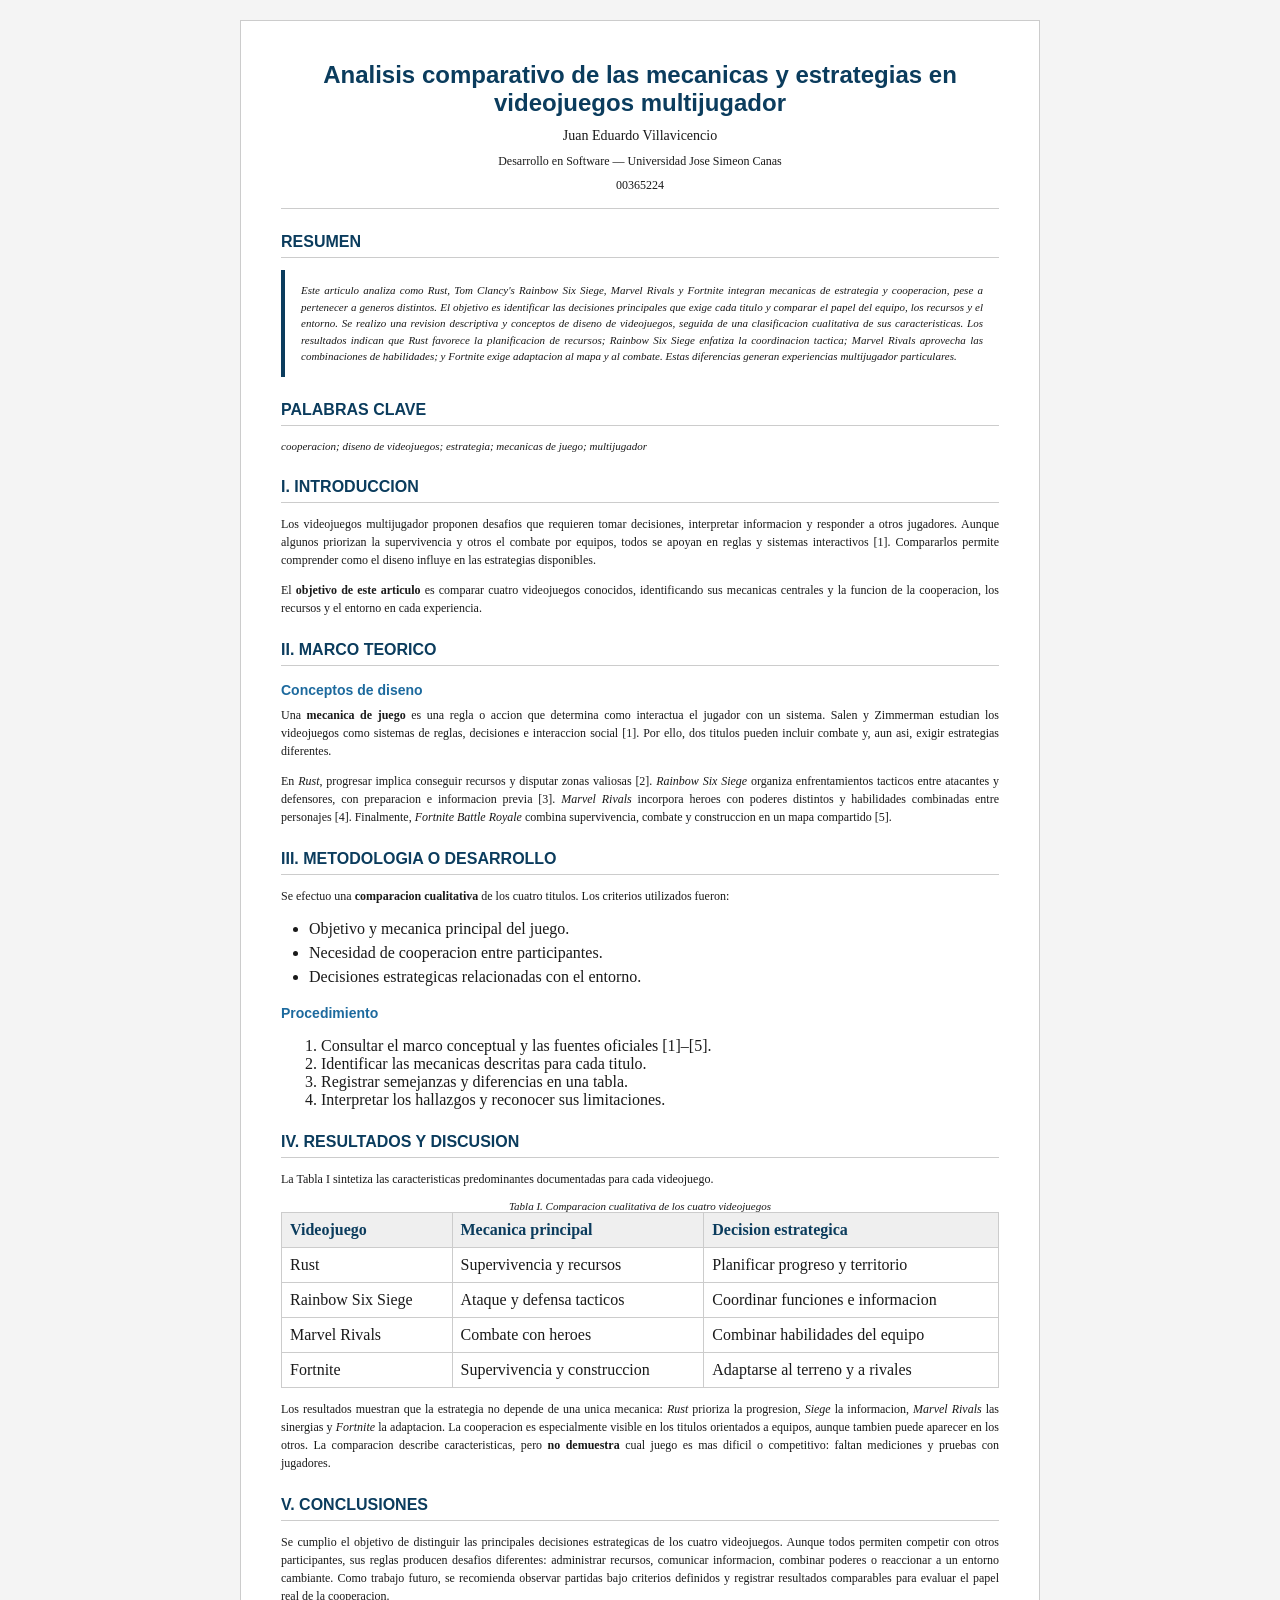
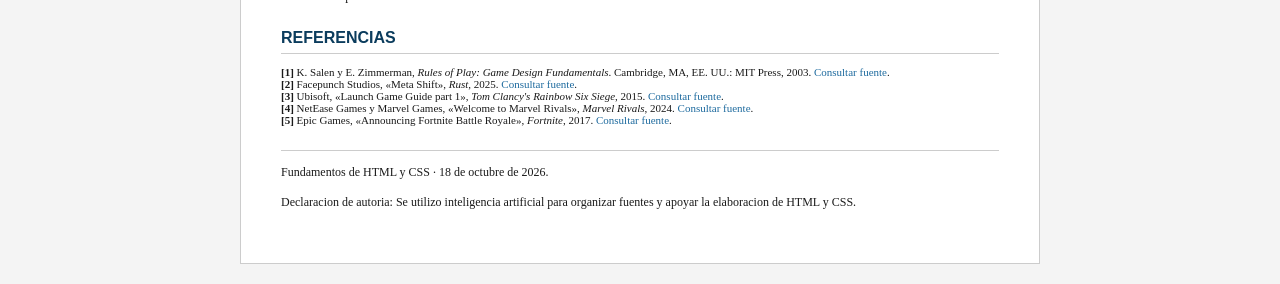
<file: Articulo_IEEE_Videojuegos/index.html>
<!DOCTYPE html>
<html lang="es">
<head>
    <meta charset="UTF-8">
    <meta name="viewport" content="width=device-width, initial-scale=1.0">
    <title>Mecanicas y estrategias en videojuegos multijugador</title>
    <link rel="stylesheet" href="style.css">
</head>
<body>
    <main id="articulo" class="articulo">
        <header>
            <h1>Analisis comparativo de las mecanicas y estrategias en videojuegos multijugador</h1>
            <p class="autor">Juan Eduardo Villavicencio</p>
            <p class="afiliacion">Desarrollo en Software — Universidad Jose Simeon Canas</p>
            <p class="contacto">00365224</p>
        </header>

        <section>
            <h2>Resumen</h2>
            <p class="resumen">Este articulo analiza como Rust, Tom Clancy's Rainbow Six Siege, Marvel Rivals y Fortnite integran 
                mecanicas de estrategia y cooperacion, pese a pertenecer a generos distintos. El objetivo es identificar las decisiones 
                principales que exige cada titulo y comparar el papel del equipo, los recursos y el entorno. Se realizo una revision descriptiva 
                y conceptos de diseno de videojuegos, seguida de una clasificacion cualitativa de sus caracteristicas. 
                Los resultados indican que Rust favorece la planificacion de recursos; Rainbow Six Siege enfatiza la coordinacion tactica; 
                Marvel Rivals aprovecha las combinaciones de habilidades; y Fortnite exige adaptacion al mapa y al combate. Estas diferencias 
                generan experiencias multijugador particulares.</p>
        </section>

        <section>
            <h2>Palabras clave</h2>
            <p class="palabras-clave">cooperacion; diseno de videojuegos; estrategia; mecanicas de juego; multijugador</p>
        </section>

        <section>
            <h2>I. Introduccion</h2>
            <p>Los videojuegos multijugador proponen desafios que requieren tomar decisiones, 
                interpretar informacion y responder a otros jugadores. Aunque algunos priorizan 
                la supervivencia y otros el combate por equipos, todos se apoyan en reglas y sistemas 
                interactivos [1]. Compararlos permite comprender como el diseno influye en las estrategias disponibles.</p>
            <p>El <strong>objetivo de este articulo</strong> es comparar cuatro videojuegos conocidos, identificando 
                sus mecanicas centrales y la funcion de la cooperacion, los recursos y el entorno en cada experiencia.</p>
        </section>

        <section>
            <h2>II. Marco teorico</h2>
            <h3>Conceptos de diseno</h3>
            <p>Una <strong>mecanica de juego</strong> es una regla o accion que determina como interactua el jugador con un sistema. 
                Salen y Zimmerman estudian los videojuegos como sistemas de reglas, decisiones e interaccion social [1]. 
                Por ello, dos titulos pueden incluir combate y, aun asi, exigir estrategias diferentes.</p>
            <p>En <em>Rust</em>, progresar implica conseguir recursos y disputar zonas valiosas [2]. <em>Rainbow Six Siege</em> 
                organiza enfrentamientos tacticos entre atacantes y defensores, con preparacion e informacion previa [3]. <em>Marvel Rivals</em> 
                incorpora heroes con poderes distintos y habilidades combinadas entre personajes [4]. Finalmente, <em>Fortnite Battle Royale</em> 
                combina supervivencia, combate y construccion en un mapa compartido [5].</p>
        </section>

        <section>
            <h2>III. Metodologia o desarrollo</h2>
            <p>Se efectuo una <strong>comparacion cualitativa</strong> de los cuatro titulos. 
                Los criterios utilizados fueron:</p>
            <ul class="criterios">
                <li>Objetivo y mecanica principal del juego.</li>
                <li>Necesidad de cooperacion entre participantes.</li>
                <li>Decisiones estrategicas relacionadas con el entorno.</li>
            </ul>
            <h3>Procedimiento</h3>
            <ol>
                <li>Consultar el marco conceptual y las fuentes oficiales [1]–[5].</li>
                <li>Identificar las mecanicas descritas para cada titulo.</li>
                <li>Registrar semejanzas y diferencias en una tabla.</li>
                <li>Interpretar los hallazgos y reconocer sus limitaciones.</li>
            </ol>
        </section>

        <section>
            <h2>IV. Resultados y discusion</h2>
            <p>La Tabla I sintetiza las caracteristicas predominantes documentadas para cada videojuego.</p>
            <table>
                <caption class="titulo-tabla">Tabla I. Comparacion cualitativa de los cuatro videojuegos</caption>
                <thead>
                    <tr>
                        <th>Videojuego</th>
                        <th>Mecanica principal</th>
                        <th>Decision estrategica</th>
                    </tr>
                </thead>
                <tbody>
                    <tr>
                        <td>Rust</td>
                        <td>Supervivencia y recursos</td>
                        <td>Planificar progreso y territorio</td>
                    </tr>
                    <tr>
                        <td>Rainbow Six Siege</td>
                        <td>Ataque y defensa tacticos</td>
                        <td>Coordinar funciones e informacion</td>
                    </tr>
                    <tr>
                        <td>Marvel Rivals</td>
                        <td>Combate con heroes</td>
                        <td>Combinar habilidades del equipo</td>
                    </tr>
                    <tr>
                        <td>Fortnite</td>
                        <td>Supervivencia y construccion</td>
                        <td>Adaptarse al terreno y a rivales</td>
                    </tr>
                </tbody>
            </table>
            <p>Los resultados muestran que la estrategia no depende de una unica mecanica: <em>Rust</em> prioriza la progresion, <em>Siege</em> la informacion, <em>Marvel Rivals</em> las sinergias y <em>Fortnite</em> la adaptacion. La cooperacion es especialmente visible en los titulos orientados a equipos, aunque tambien puede aparecer en los otros. La comparacion describe caracteristicas, pero <strong>no demuestra</strong> cual juego es mas dificil o competitivo: faltan mediciones y pruebas con jugadores.</p>
        </section>

        <section>
            <h2>V. Conclusiones</h2>
            <p>Se cumplio el objetivo de distinguir las principales decisiones estrategicas de los cuatro videojuegos. Aunque todos permiten competir con otros participantes, sus reglas producen desafios diferentes: administrar recursos, comunicar informacion, combinar poderes o reaccionar a un entorno cambiante. Como trabajo futuro, se recomienda observar partidas bajo criterios definidos y registrar resultados comparables para evaluar el papel real de la cooperacion.</p>
        </section>

        <section>
            <h2>Referencias</h2>
            <ol class="referencias">
                <li><strong>[1]</strong> K. Salen y E. Zimmerman, <em>Rules of Play: Game Design Fundamentals</em>. Cambridge, MA, EE. UU.: MIT Press, 2003. <a href="https://mitpress.mit.edu/9780262240451/rules-of-play/">Consultar fuente</a>.</li>
                <li><strong>[2]</strong> Facepunch Studios, «Meta Shift», <em>Rust</em>, 2025. <a href="https://rust.facepunch.com/news/meta-shift/">Consultar fuente</a>.</li>
                <li><strong>[3]</strong> Ubisoft, «Launch Game Guide part 1», <em>Tom Clancy's Rainbow Six Siege</em>, 2015. <a href="https://www.ubisoft.com/en-us/game/rainbow-six/siege/news-updates/2YagcXYDLVw3niBT2z5ZG7/launch-game-guide-part-1">Consultar fuente</a>.</li>
                <li><strong>[4]</strong> NetEase Games y Marvel Games, «Welcome to Marvel Rivals», <em>Marvel Rivals</em>, 2024. <a href="https://www.marvelrivals.com/news/official/20240320/40185_1144288.html">Consultar fuente</a>.</li>
                <li><strong>[5]</strong> Epic Games, «Announcing Fortnite Battle Royale», <em>Fortnite</em>, 2017. <a href="https://www.fortnite.com/news/announcing-fortnite-battle-royale">Consultar fuente</a>.</li>
            </ol>
        </section>

        <footer>
            <p>Fundamentos de HTML y CSS · 18 de octubre de 2026.</p>
            <p>Declaracion de autoria: Se utilizo inteligencia artificial para organizar fuentes y apoyar la elaboracion de HTML y CSS.</p>
        </footer>
    </main>
</body>
</html>
</file>
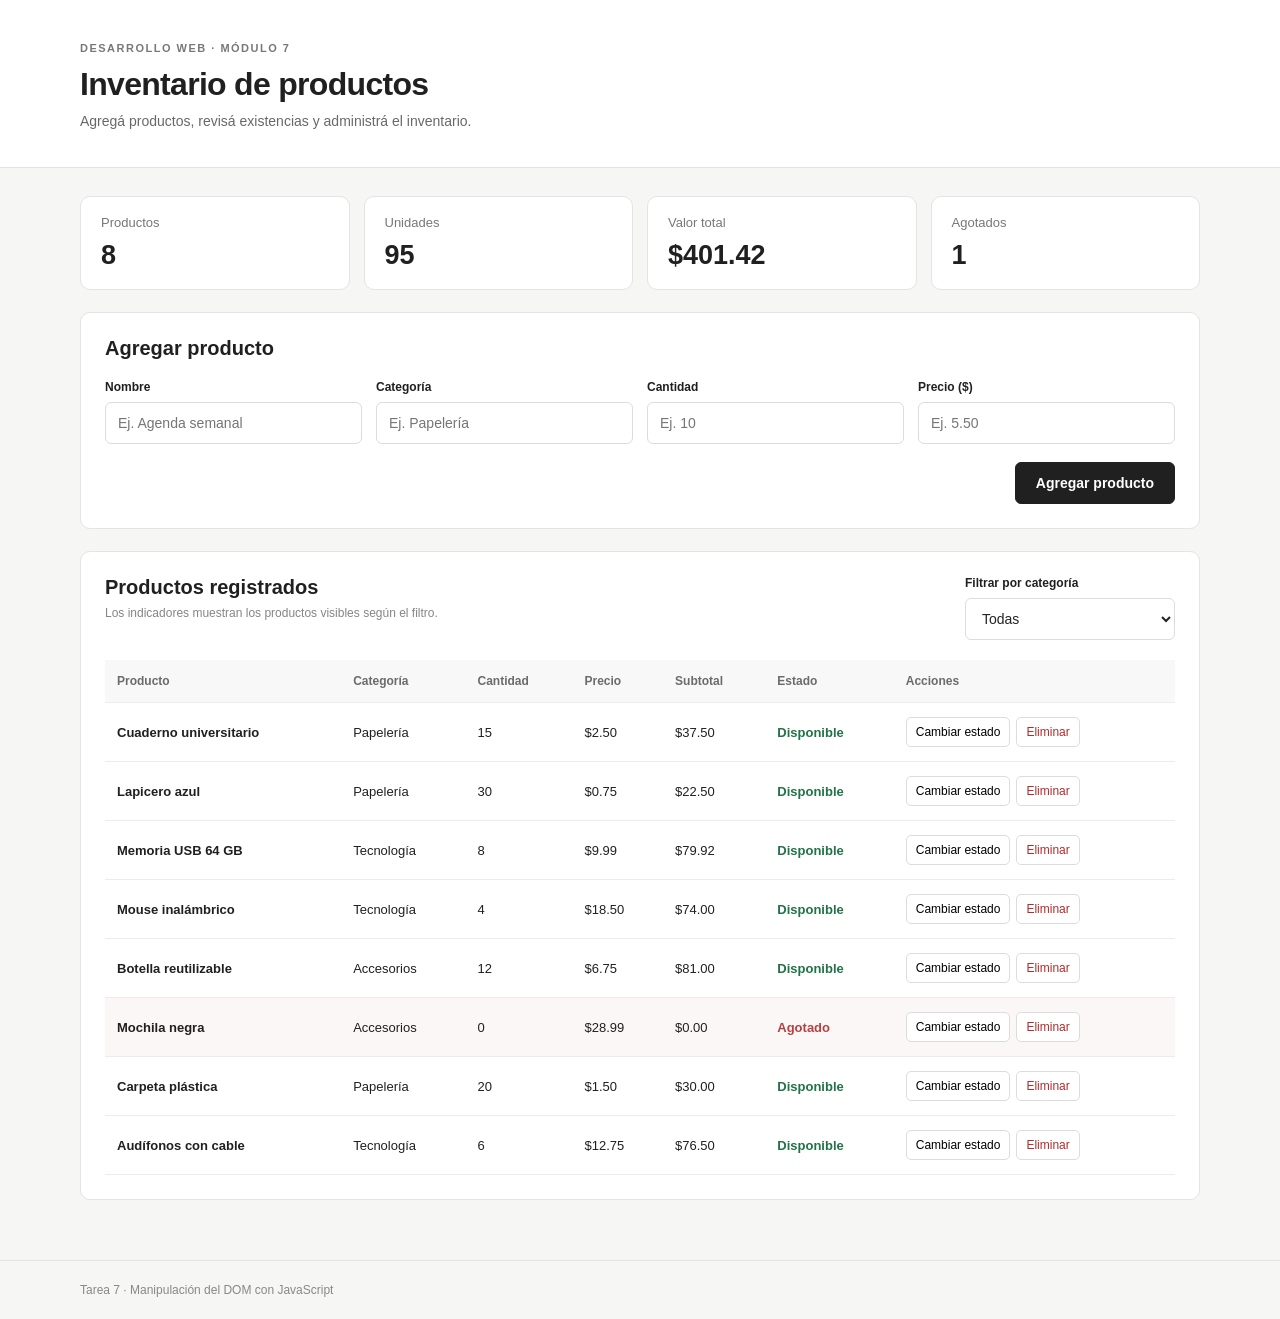
<file: EjerciciosSemana5_tarea7/index.html>
<!DOCTYPE html>
<html lang="es">
<head>
  <meta charset="UTF-8">
  <meta name="viewport" content="width=device-width, initial-scale=1.0">
  <title>Tarea 7 - Inventario de productos</title>
  <link rel="stylesheet" href="styles.css">
  <script src="script.js" defer></script>
</head>
<body>
  <header class="encabezado">
    <div class="contenedor">
      <p class="subtitulo">DESARROLLO WEB · MÓDULO 7</p>
      <h1>Inventario de productos</h1>
      <p>Agregá productos, revisá existencias y administrá el inventario.</p>
    </div>
  </header>

  <main class="contenedor contenido">
    <section class="resumen" aria-label="Resumen del inventario">
      <div class="indicador">
        <span>Productos</span>
        <strong id="total-productos">0</strong>
      </div>
      <div class="indicador">
        <span>Unidades</span>
        <strong id="total-unidades">0</strong>
      </div>
      <div class="indicador">
        <span>Valor total</span>
        <strong id="valor-total">$0.00</strong>
      </div>
      <div class="indicador">
        <span>Agotados</span>
        <strong id="total-agotados">0</strong>
      </div>
    </section>

    <section class="panel" aria-labelledby="titulo-agregar">
      <h2 id="titulo-agregar">Agregar producto</h2>
      <form id="formulario-producto" novalidate>
        <div class="campos">
          <div class="campo">
            <label for="nombre">Nombre</label>
            <input type="text" id="nombre" name="nombre" placeholder="Ej. Agenda semanal">
          </div>
          <div class="campo">
            <label for="categoria">Categoría</label>
            <input type="text" id="categoria" name="categoria" placeholder="Ej. Papelería">
          </div>
          <div class="campo">
            <label for="cantidad">Cantidad</label>
            <input type="number" id="cantidad" name="cantidad" min="1" step="1" placeholder="Ej. 10">
          </div>
          <div class="campo">
            <label for="precio">Precio ($)</label>
            <input type="number" id="precio" name="precio" min="0" step="0.01" placeholder="Ej. 5.50">
          </div>
        </div>
        <div class="acciones-formulario">
          <p id="mensaje-error" role="alert" hidden></p>
          <button type="submit" class="boton-principal">Agregar producto</button>
        </div>
      </form>
    </section>

    <section class="panel" aria-labelledby="titulo-inventario">
      <div class="encabezado-tabla">
        <div>
          <h2 id="titulo-inventario">Productos registrados</h2>
          <p class="texto-secundario">Los indicadores muestran los productos visibles según el filtro.</p>
        </div>
        <div class="campo campo-filtro">
          <label for="filtro-categoria">Filtrar por categoría</label>
          <select id="filtro-categoria">
            <option value="todas">Todas</option>
          </select>
        </div>
      </div>
      <div class="tabla-contenedor">
        <table>
          <thead>
            <tr>
              <th scope="col">Producto</th>
              <th scope="col">Categoría</th>
              <th scope="col">Cantidad</th>
              <th scope="col">Precio</th>
              <th scope="col">Subtotal</th>
              <th scope="col">Estado</th>
              <th scope="col">Acciones</th>
            </tr>
          </thead>
          <tbody id="cuerpo-inventario"></tbody>
        </table>
      </div>
      <p id="mensaje-vacio" class="mensaje-vacio" hidden>No hay productos en esta categoría.</p>
    </section>
  </main>

  <footer class="pie-pagina">
    <div class="contenedor">Tarea 7 · Manipulación del DOM con JavaScript</div>
  </footer>
</body>
</html>
</file>
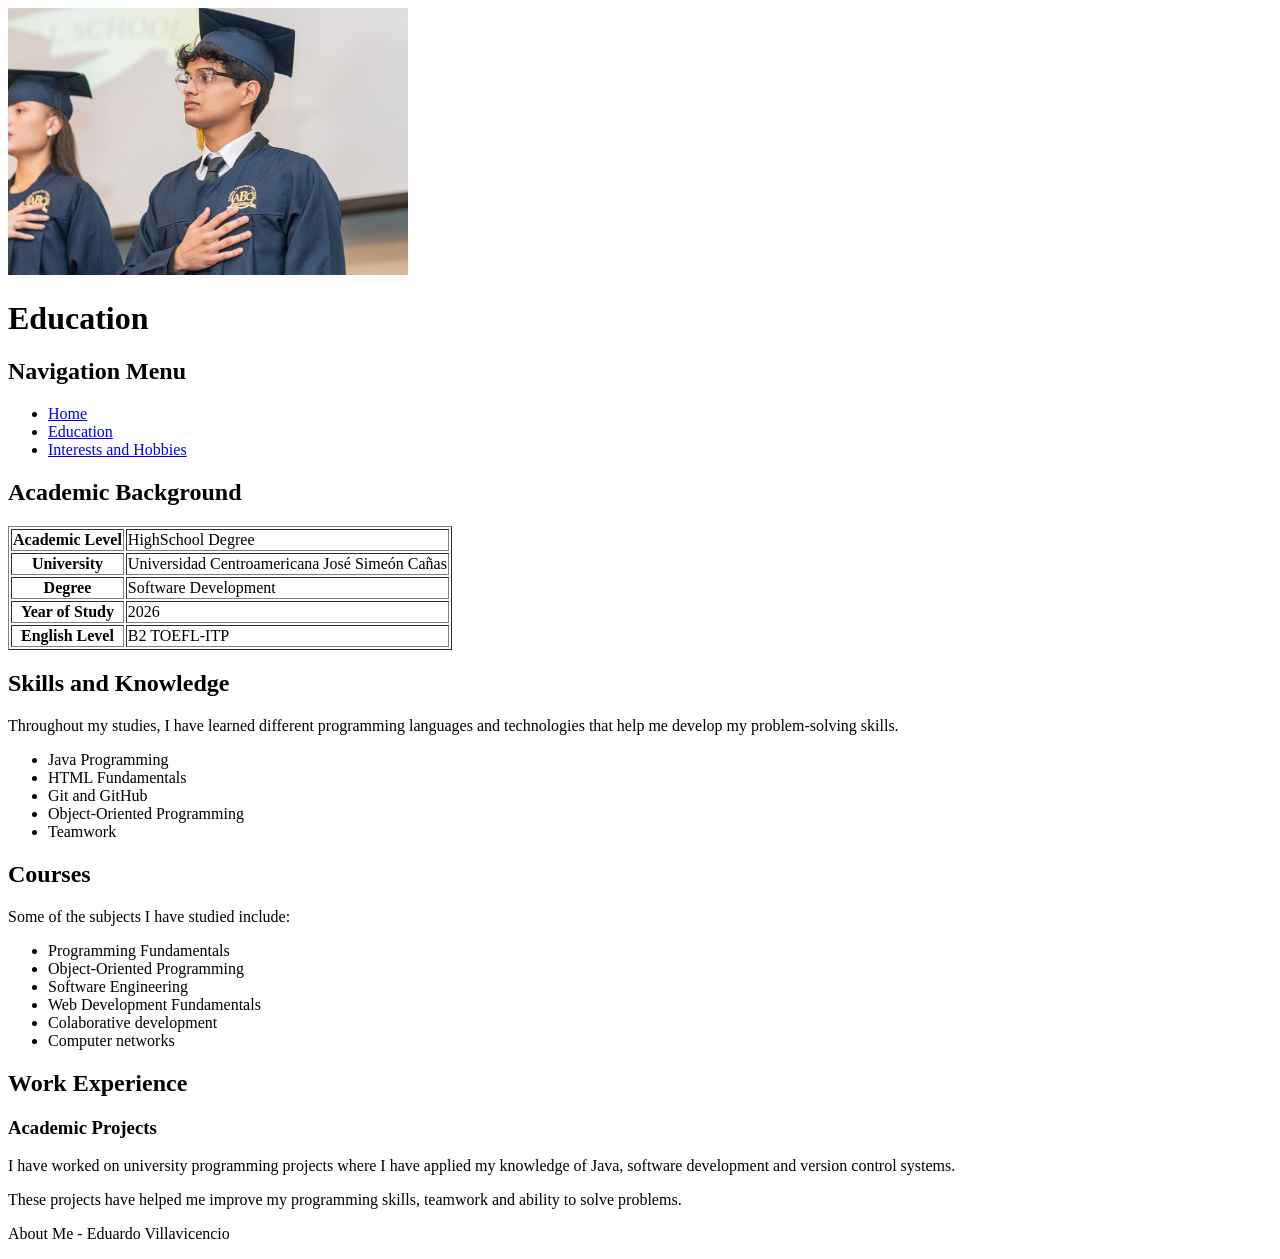
<file: Education.html>
<!DOCTYPE html>
<html lang="en">

<head>
    <meta charset="UTF-8">
    <meta name="viewport" content="width=device-width, initial-scale=1.0">
    <title>About Me - Education</title>
</head>

<body>
    <header>
        <img src="Archivos/Estudios.jpeg"
             alt="Education picture"
             width="400">

        <h1>Education</h1>
    </header>

    <nav>
        <h2>Navigation Menu</h2>
        <ul>
            <li><a href="CurriculumVitae.html">Home</a></li>
            <li><a href="Education.html">Education</a></li>
            <li><a href="interests.html">Interests and Hobbies</a></li>
        </ul>
    </nav>

    <main>
        <section>
            <h2>Academic Background</h2>

            <table border="1">
                <tr>
                    <th>Academic Level</th>
                    <td>HighSchool Degree</td>
                </tr>
                <tr>
                    <th>University</th>
                    <td>Universidad Centroamericana José Simeón Cañas</td>
                </tr>
                <tr>
                    <th>Degree</th>
                    <td>Software Development</td>
                </tr>
                <tr>
                    <th>Year of Study</th>
                    <td>2026</td>
                </tr>
                <tr>
                    <th>English Level</th>
                    <td>B2 TOEFL-ITP</td>
                </tr>
            </table>
        </section>

        <section>
            <h2>Skills and Knowledge</h2>

            <p>
                Throughout my studies, I have learned
                different programming languages and
                technologies that help me develop
                my problem-solving skills.
            </p>

            <ul>
                <li>Java Programming</li>
                <li>HTML Fundamentals</li>
                <li>Git and GitHub</li>
                <li>Object-Oriented Programming</li>
                <li>Teamwork</li>
            </ul>
        </section>

        <section>
            <h2>Courses</h2>

            <p>
                Some of the subjects I have studied include:
            </p>

            <ul>
                <li>Programming Fundamentals</li>
                <li>Object-Oriented Programming</li>
                <li>Software Engineering</li>
                <li>Web Development Fundamentals</li>
                <li>Colaborative development</li>
                <li>Computer networks</li>
            </ul>
        </section>

        <section>
            <h2>Work Experience</h2>

            <article>
                <h3>Academic Projects</h3>

                <p>
                    I have worked on university programming
                    projects where I have applied my
                    knowledge of Java, software development
                    and version control systems.
                </p>

                <p>
                    These projects have helped me improve
                    my programming skills, teamwork and
                    ability to solve problems.
                </p>
            </article>
        </section>
    </main>

    <footer>
        <p>About Me - Eduardo Villavicencio</p>
    </footer>

</body>

</html>
</file>
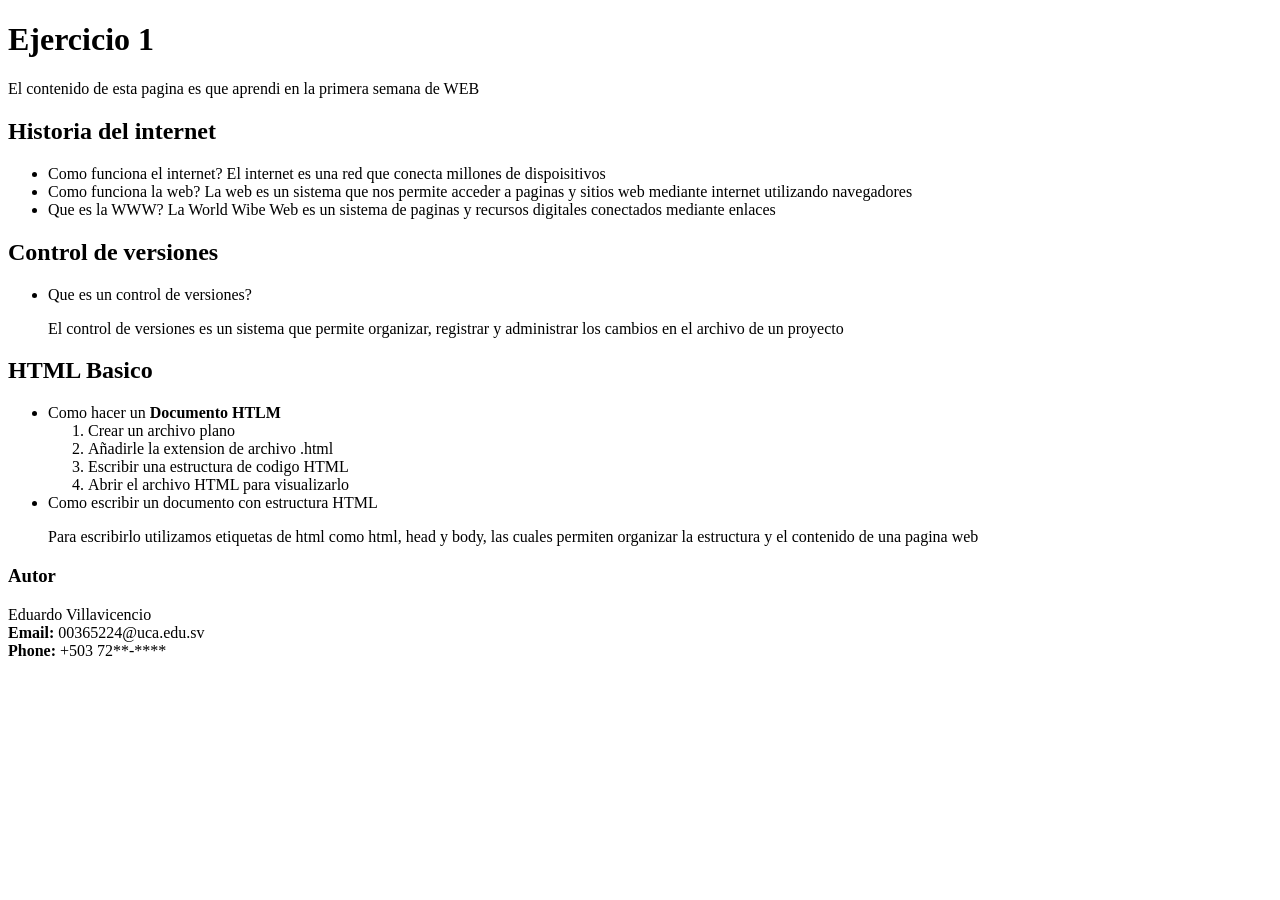
<file: ejercicio1.html>
<!DOCTYPE html>
<html lang="en">

<head>
    <meta charset="UTF-8">
    <meta name="viewport" content="width=device-width, initial-scale=1.0">
    <title>Ejercico 1 Semana1 WEB</title>
</head>

<body>
    <h1>Ejercicio 1</h1>

    <p>
        El contenido de esta pagina es que aprendi en la primera semana de WEB
    </p>

    <h2>Historia del internet</h2>
    <ul>
        <li>Como funciona el internet? El internet es una red que conecta millones de dispoisitivos</li>
        <li>Como funciona la web? La web es un sistema que nos permite acceder a paginas y sitios web mediante internet utilizando navegadores</li>
        <li>Que es la WWW? La World Wibe Web es un sistema de paginas y recursos digitales conectados mediante enlaces</li>
    </ul>

    <h2>Control de versiones</h2>
    <ul>
        <li>Que es un control de versiones?</li>
        <p> El control de versiones es un sistema que permite organizar, registrar y administrar los cambios en el archivo de un proyecto</p>
    </ul>

    <h2>HTML Basico</h2>
    <ul>
        <li>
            Como hacer un <strong>Documento HTLM</strong>
            <ol>
                <li>Crear un archivo plano</li>
                <li>Añadirle la extension de archivo .html</li>
                <li>Escribir una estructura de codigo HTML</li>
                <li>Abrir el archivo HTML para visualizarlo</li>
            </ol>
        </li>

        <li>Como escribir un documento con estructura HTML</li>
        <p>Para escribirlo utilizamos etiquetas de html como html, head y body, las cuales
            permiten organizar la estructura y el contenido de una pagina web
        </p>
        
    </ul>

    <h3>Autor</h3>

    <p>
        Eduardo Villavicencio<br>
        <strong>Email:</strong> 00365224@uca.edu.sv<br>
        <strong>Phone:</strong> +503 72**-****
    </p>

</body>
</html>
</file>
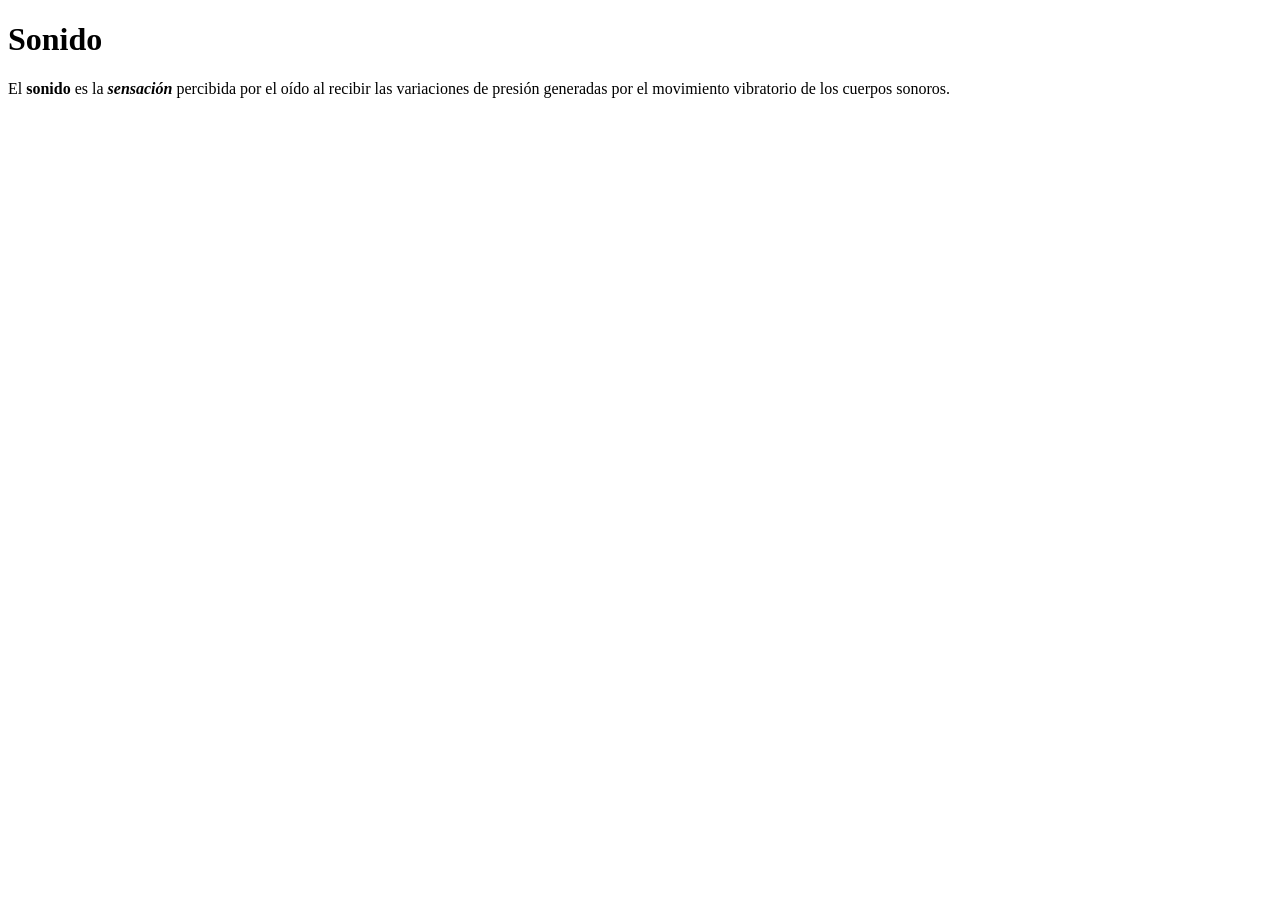
<file: ejercicio2.html>
<!DOCTYPE html>
<html lang="es">

<head>
    <meta charset="UTF-8">
    <meta name="viewport" content="width=device-width, initial-scale=1.0">
    <title>Ejercicio 2 Semana 1 WEB</title>
</head>

<body>
    <h1>Sonido</h1>

    <p>
        El <strong>sonido</strong> es la
        <strong><em>sensación</em></strong>
        percibida por el oído al recibir las variaciones
        de presión generadas por el movimiento vibratorio
        de los cuerpos sonoros.
    </p>

</body>

</html>
</file>
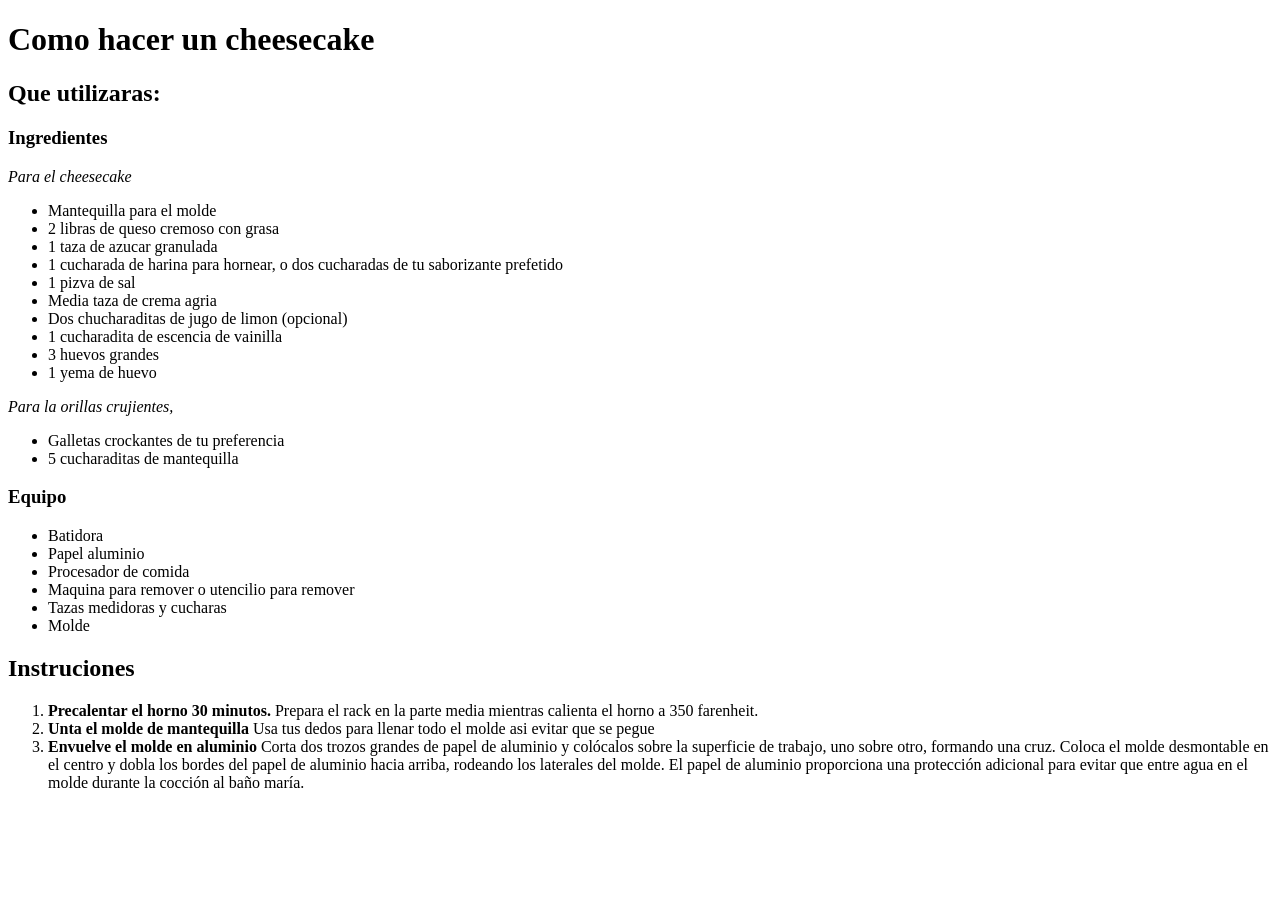
<file: ejercicio3.html>
<!DOCTYPE html>
<html lang="en">

<head>
    <meta charset="UTF-8">
    <meta name="viewport" content="width=device-width, initial-scale=1.0">
    <title>Ejercicio 3 Semana 1 WEB</title>
</head>

<body>
    <h1>Como hacer un cheesecake</h1>

    <h2>Que utilizaras:</h2>

    <h3>Ingredientes</h3>

    <p><em>Para el cheesecake</em></p>

    <ul>
        <li>Mantequilla para el molde</li>
        <li>2 libras de queso cremoso con grasa</li>
        <li>1 taza de azucar granulada</li>
        <li>1 cucharada de harina para hornear, o dos cucharadas de tu saborizante prefetido</li>
        <li>1 pizva de sal</li>
        <li>Media taza de crema agria</li>
        <li>Dos chucharaditas de jugo de limon (opcional)</li>
        <li>1 cucharadita de escencia de vainilla</li>
        <li>3 huevos grandes</li>
        <li>1 yema de huevo</li>
    </ul>

    <p><em>Para la orillas crujientes,</em></p>

    <ul>
        <li>Galletas crockantes de tu preferencia </li>
        <li>5 cucharaditas de mantequilla</li>
    </ul>

    <h3>Equipo</h3>

    <ul>
        <li>Batidora</li>
        <li>Papel aluminio</li>
        <li>Procesador de comida</li>
        <li>Maquina para remover o utencilio para remover</li>
        <li>Tazas medidoras y cucharas</li>
        <li>Molde</li>
        
    </ul>

    <h2>Instruciones</h2>

    <ol>
        <li>
            <strong>Precalentar el horno 30 minutos.</strong>
           Prepara el rack en la parte media mientras calienta el horno a 350 farenheit.
        </li>

        <li>
            <strong>Unta el molde de mantequilla </strong>
            Usa tus dedos para llenar todo el molde asi evitar que se pegue
        </li>

        <li>
            <strong>Envuelve el molde en aluminio</strong>
         Corta dos trozos grandes de papel de aluminio y colócalos sobre la superficie de trabajo, uno
          sobre otro, formando una cruz. Coloca el molde desmontable en el centro y dobla los bordes del papel 
          de aluminio hacia arriba, rodeando los laterales del molde. El papel de aluminio proporciona una protección 
          adicional para evitar que entre agua en el molde durante la cocción al baño maría.
        </li>
    </ol>

</body>

</html>
</file>
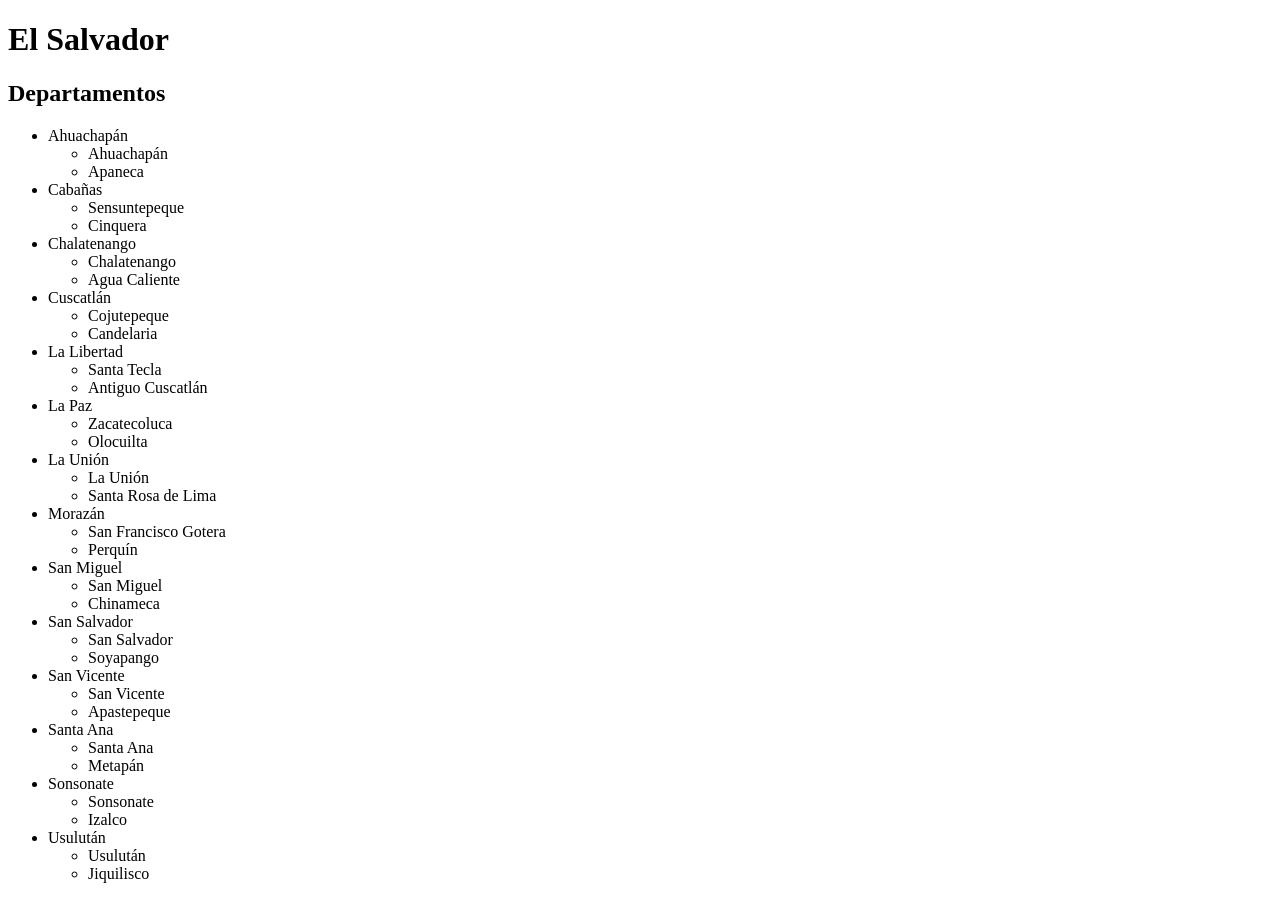
<file: ejercicio4.html>
<!DOCTYPE html>
<html lang="es">

<head>
    <meta charset="UTF-8">
    <meta name="viewport" content="width=device-width, initial-scale=1.0">
    <title>Ejercicio 4 Semana 1 WEB</title>
</head>

<body>
    <h1>El Salvador</h1>

    <h2>Departamentos</h2>

    <ul>
        <li>Ahuachapán
            <ul>
                <li>Ahuachapán</li>
                <li>Apaneca</li>
            </ul>
        </li>

        <li>Cabañas
            <ul>
                <li>Sensuntepeque</li>
                <li>Cinquera</li>
            </ul>
        </li>

        <li>Chalatenango
            <ul>
                <li>Chalatenango</li>
                <li>Agua Caliente</li>
            </ul>
        </li>

        <li>Cuscatlán
            <ul>
                <li>Cojutepeque</li>
                <li>Candelaria</li>
            </ul>
        </li>

        <li>La Libertad
            <ul>
                <li>Santa Tecla</li>
                <li>Antiguo Cuscatlán</li>
            </ul>
        </li>

        <li>La Paz
            <ul>
                <li>Zacatecoluca</li>
                <li>Olocuilta</li>
            </ul>
        </li>

        <li>La Unión
            <ul>
                <li>La Unión</li>
                <li>Santa Rosa de Lima</li>
            </ul>
        </li>

        <li>Morazán
            <ul>
                <li>San Francisco Gotera</li>
                <li>Perquín</li>
            </ul>
        </li>

        <li>San Miguel
            <ul>
                <li>San Miguel</li>
                <li>Chinameca</li>
            </ul>
        </li>

        <li>San Salvador
            <ul>
                <li>San Salvador</li>
                <li>Soyapango</li>
            </ul>
        </li>

        <li>San Vicente
            <ul>
                <li>San Vicente</li>
                <li>Apastepeque</li>
            </ul>
        </li>

        <li>Santa Ana
            <ul>
                <li>Santa Ana</li>
                <li>Metapán</li>
            </ul>
        </li>

        <li>Sonsonate
            <ul>
                <li>Sonsonate</li>
                <li>Izalco</li>
            </ul>
        </li>

        <li>Usulután
            <ul>
                <li>Usulután</li>
                <li>Jiquilisco</li>
            </ul>
        </li>
    </ul>

</body>

</html>
</file>
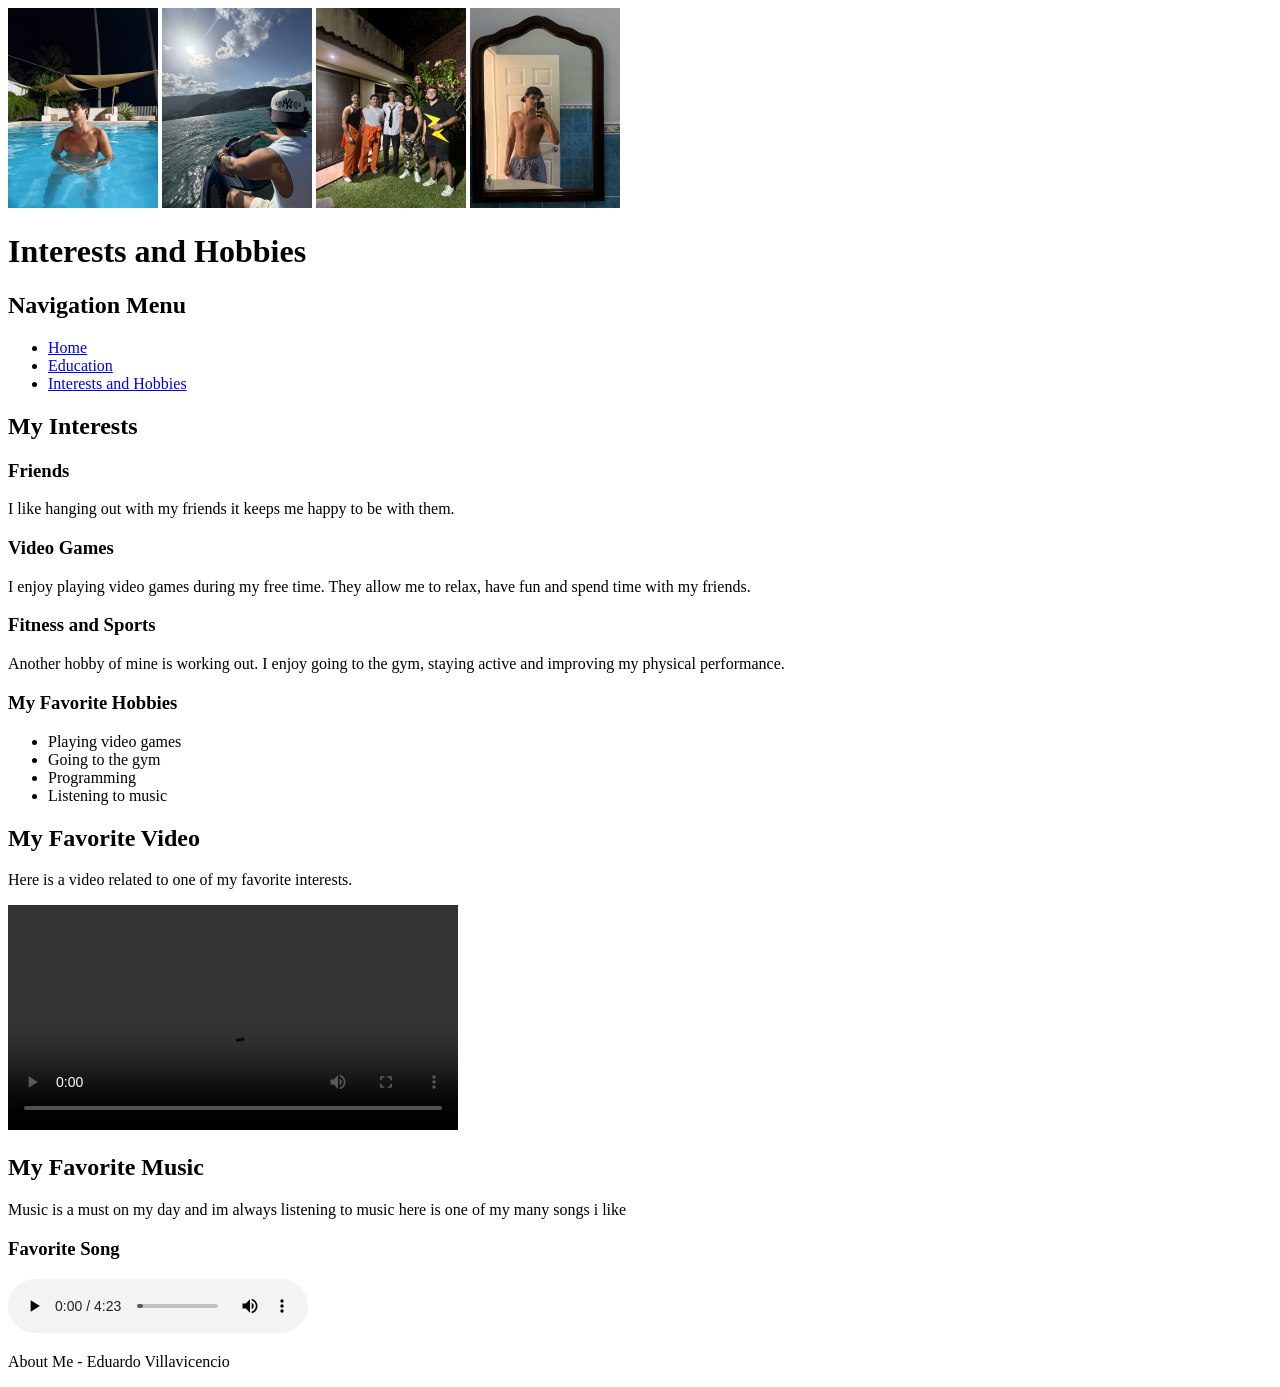
<file: interests.html>
<!DOCTYPE html>
<html lang="en">

<head>
    <meta charset="UTF-8">
    <meta name="viewport" content="width=device-width, initial-scale=1.0">
    <title>About Me - Interests and Hobbies</title>
</head>

<body>
    <header>
        <img src="Archivos/Beach.jpeg"
             alt="My interests and hobbies"
             width="150">
        <img src="Archivos/Lake.jpeg"
            width="150">
        <img src="Archivos/Friends.jpeg"
            width="150">  
        <img src="Archivos/BEACH2.jpeg"
            width="150">      

        <h1>Interests and Hobbies</h1>
    </header>

    <nav>
        <h2>Navigation Menu</h2>

        <ul>
            <li><a href="CurriculumVitae.html">Home</a></li>
            <li><a href="estudios.html">Education</a></li>
            <li><a href="interests.html">Interests and Hobbies</a></li>
        </ul>
    </nav>

    <main>
        <section>
            <h2>My Interests</h2>

            <article>
                <h3>Friends</h3>

                <p>
                    I like hanging out with my friends it keeps me happy to be with them.
                </p>

                <h3>Video Games</h3>

                <p>
                    I enjoy playing video games during my
                    free time. They allow me to relax,
                    have fun and spend time with my friends.
                </p>

                <h3>Fitness and Sports</h3>

                <p>
                    Another hobby of mine is working out.
                    I enjoy going to the gym, staying active
                    and improving my physical performance.
                </p>
            </article>

            <h3>My Favorite Hobbies</h3>

            <ul>
                <li>Playing video games</li>
                <li>Going to the gym</li>
                <li>Programming</li>
                <li>Listening to music</li>
            </ul>
        </section>

        <section>
            <h2>My Favorite Video</h2>

            <p>
                Here is a video related to one of
                my favorite interests.
            </p>

            <video width="450" controls>
                <source src="Archivos/Video.mp4"
                        type="video/mp4">
            </video>

        </section>

        <section>
            <h2>My Favorite Music</h2>

            <p>
                Music is a must on my day and im always listening to music here 
                is one of my many songs i like
            </p>

            <h3>Favorite Song</h3>

            <audio controls>
                <source src="Archivos/Pasaporte.mp3"
                        type="audio/mpeg">
                
            </audio>

        
        </section>
    </main>

    <footer>
        <p>About Me - Eduardo Villavicencio</p>
    </footer>

</body>

</html>
</file>
<file: Articulo_IEEE_Videojuegos/style.css>
/* --- Modelo de caja y página --- */
* {
    box-sizing: border-box;
}

body {
    margin: 0;
    padding: 20px;
    font-family: Georgia, "Times New Roman", serif;
    color: #1A1A1A;
    background-color: #F4F4F4;
}

.articulo {
    max-width: 800px;
    margin: 0 auto;
    padding: 40px;
    border: 1px solid #CCCCCC;
    box-sizing: border-box;
    background-color: #FFFFFF;
}

#articulo {
    width: 100%;
}

/* --- Encabezado y datos del autor --- */
header {
    margin-bottom: 20px;
    padding-bottom: 8px;
    border-bottom: 1px solid #CCCCCC;
}

.autor {
    font-size: 14px;
    text-align: center;
    margin: 0 0 6px 0;
}

.afiliacion,
.contacto {
    font-size: 12px;
    text-align: center;
    margin: 0 0 6px 0;
}

/* --- Títulos --- */
h1,
h2,
h3 {
    font-family: Arial, Helvetica, sans-serif;
}

h1,
h2 {
    color: #0B3C5D;
}

h1 {
    font-size: 24px;
    font-weight: bold;
    text-align: center;
    margin: 0 0 8px 0;
}

h2 {
    font-size: 16px;
    text-transform: uppercase;
    text-align: left;
    margin: 24px 0 12px 0;
    padding-bottom: 6px;
    border-bottom: 1px solid #CCCCCC;
}

h3 {
    font-size: 14px;
    color: #1D6A9E;
    text-align: left;
    margin: 16px 0 8px 0;
}

/* --- Párrafos, resumen y palabras clave --- */
p {
    font-size: 12px;
    line-height: 1.5;
    text-align: justify;
    margin: 0 0 12px 0;
}

.resumen {
    font-size: 11px;
    font-style: italic;
    text-align: justify;
    border-left: 4px solid #0B3C5D;
    padding: 12px 16px;
    margin-bottom: 20px;
}

.palabras-clave {
    font-size: 11px;
    font-style: italic;
    margin-bottom: 16px;
}

/* --- Listas y procedimiento --- */
.criterios {
    margin: 0 0 12px 0;
    padding-left: 28px;
    line-height: 1.5;
}

/* --- Tablas --- */
table {
    width: 100%;
    border-collapse: collapse;
    margin: 12px 0;
}

th,
td {
    border: 1px solid #CCCCCC;
    padding: 8px;
    vertical-align: top;
}

th {
    background-color: #EFEFEF;
    color: #0B3C5D;
    text-align: left;
}

.titulo-tabla,
figcaption {
    font-size: 11px;
    font-style: italic;
    text-align: center;
}

/* --- Figuras (por si se añade una imagen opcional) --- */
img {
    max-width: 100%;
    display: block;
    margin: 0 auto;
}

/* --- Referencias y enlaces --- */
.referencias {
    list-style-type: none;
    margin: 0;
    padding: 0;
}

.referencias li {
    font-size: 11px;
    padding-left: 24px;
    text-indent: -24px;
}

a {
    color: #1D6A9E;
    text-decoration: none;
    overflow-wrap: anywhere;
}

a:hover {
    color: #C0392B;
    text-decoration: underline;
}

/* --- Pie de página --- */
footer {
    margin-top: 24px;
    padding-top: 12px;
    border-top: 1px solid #CCCCCC;
}
</file>
<file: EjerciciosSemana5_tarea7/styles.css>
* {
  box-sizing: border-box;
}

body {
  margin: 0;
  background: #f6f6f5;
  color: #202020;
  font-family: Arial, Helvetica, sans-serif;
  font-size: 14px;
}

[hidden] {
  display: none !important;
}

.contenedor {
  width: min(1120px, calc(100% - 40px));
  margin: 0 auto;
}

.encabezado {
  padding: 42px 0 38px;
  background: #fff;
  border-bottom: 1px solid #e3e3e3;
}

.subtitulo {
  margin: 0 0 12px;
  color: #787878;
  font-size: 11px;
  font-weight: bold;
  letter-spacing: 1.5px;
}

h1 {
  margin: 0 0 10px;
  font-size: 32px;
  letter-spacing: -0.7px;
}

.encabezado p:last-child {
  margin: 0;
  color: #686868;
}

.contenido {
  padding-top: 28px;
  padding-bottom: 38px;
}

.resumen {
  display: grid;
  grid-template-columns: repeat(4, minmax(0, 1fr));
  gap: 14px;
  margin-bottom: 22px;
}

.indicador, .panel {
  background: #fff;
  border: 1px solid #e4e4e4;
  border-radius: 10px;
}

.indicador {
  display: flex;
  flex-direction: column;
  gap: 10px;
  padding: 18px 20px;
}

.indicador span {
  color: #777;
  font-size: 13px;
}

.indicador strong {
  font-size: 27px;
  font-weight: 700;
}

.panel {
  padding: 24px;
  margin-bottom: 22px;
}

h2 {
  margin: 0 0 20px;
  font-size: 20px;
}

.campos {
  display: grid;
  grid-template-columns: repeat(4, minmax(0, 1fr));
  gap: 14px;
}

.campo {
  display: flex;
  flex-direction: column;
  gap: 8px;
}

label {
  font-weight: 600;
  font-size: 12px;
}

input, select {
  width: 100%;
  min-height: 42px;
  padding: 10px 12px;
  border: 1px solid #dcdcdc;
  border-radius: 6px;
  background: white;
  color: #242424;
  font: inherit;
}

input:focus, select:focus, button:focus-visible {
  outline: 2px solid #555;
  outline-offset: 2px;
}

.acciones-formulario {
  display: flex;
  align-items: center;
  justify-content: space-between;
  gap: 16px;
  margin-top: 18px;
}

button {
  cursor: pointer;
  font: inherit;
}

.boton-principal {
  margin-left: auto;
  padding: 12px 20px;
  border: 1px solid #202020;
  border-radius: 6px;
  background: #202020;
  color: #fff;
  font-weight: 600;
}

.boton-principal:hover {
  background: #414141;
}

#mensaje-error {
  margin: 0;
  color: #b52d2d;
  font-size: 13px;
}

.encabezado-tabla {
  display: flex;
  align-items: flex-start;
  justify-content: space-between;
  gap: 20px;
  margin-bottom: 20px;
}

.encabezado-tabla h2 {
  margin: 0 0 7px;
}

.texto-secundario {
  margin: 0;
  color: #858585;
  font-size: 12px;
}

.campo-filtro {
  width: 210px;
  flex-shrink: 0;
}

.tabla-contenedor {
  width: 100%;
  overflow-x: auto;
}

table {
  width: 100%;
  border-collapse: collapse;
  text-align: left;
}

th, td {
  padding: 14px 12px;
  border-bottom: 1px solid #ececec;
  vertical-align: middle;
}

th {
  background: #f8f8f8;
  color: #6b6b6b;
  font-size: 12px;
  font-weight: 600;
  white-space: nowrap;
}

td {
  font-size: 13px;
}

td:first-child {
  font-weight: 600;
  min-width: 155px;
}

.fila-agotada {
  background: #fcf7f7;
}

.estado-disponible {
  color: #237348;
  font-weight: 600;
}

.estado-agotado {
  color: #b34343;
  font-weight: 600;
}

.acciones-tabla {
  white-space: nowrap;
}

.btn-estado, .btn-eliminar {
  padding: 7px 9px;
  border: 1px solid #dcdcdc;
  border-radius: 5px;
  background: #fff;
  font-size: 12px;
}

.btn-eliminar {
  margin-left: 6px;
  color: #b12c2c;
}

.btn-estado:hover, .btn-eliminar:hover {
  background: #f0f0f0;
}

.mensaje-vacio {
  padding: 24px;
  text-align: center;
  color: #777;
}

.pie-pagina {
  padding: 22px 0;
  border-top: 1px solid #e3e3e3;
  color: #888;
  font-size: 12px;
}

@media (max-width: 900px) {
  .resumen, .campos {
    grid-template-columns: repeat(2, minmax(0, 1fr));
  }
}

@media (max-width: 600px) {
  .contenedor {
    width: calc(100% - 28px);
  }

  .encabezado {
    padding: 32px 0;
  }

  h1 {
    font-size: 27px;
  }

  .panel {
    padding: 16px;
  }

  .resumen {
    gap: 10px;
  }

  .indicador {
    padding: 14px;
  }

  .indicador strong {
    font-size: 21px;
  }

  .campos {
    grid-template-columns: 1fr;
  }

  .encabezado-tabla {
    flex-direction: column;
  }

  .campo-filtro {
    width: 100%;
  }

  .acciones-formulario {
    flex-direction: column;
    align-items: stretch;
  }

  .boton-principal {
    margin-left: 0;
  }
}
</file>
